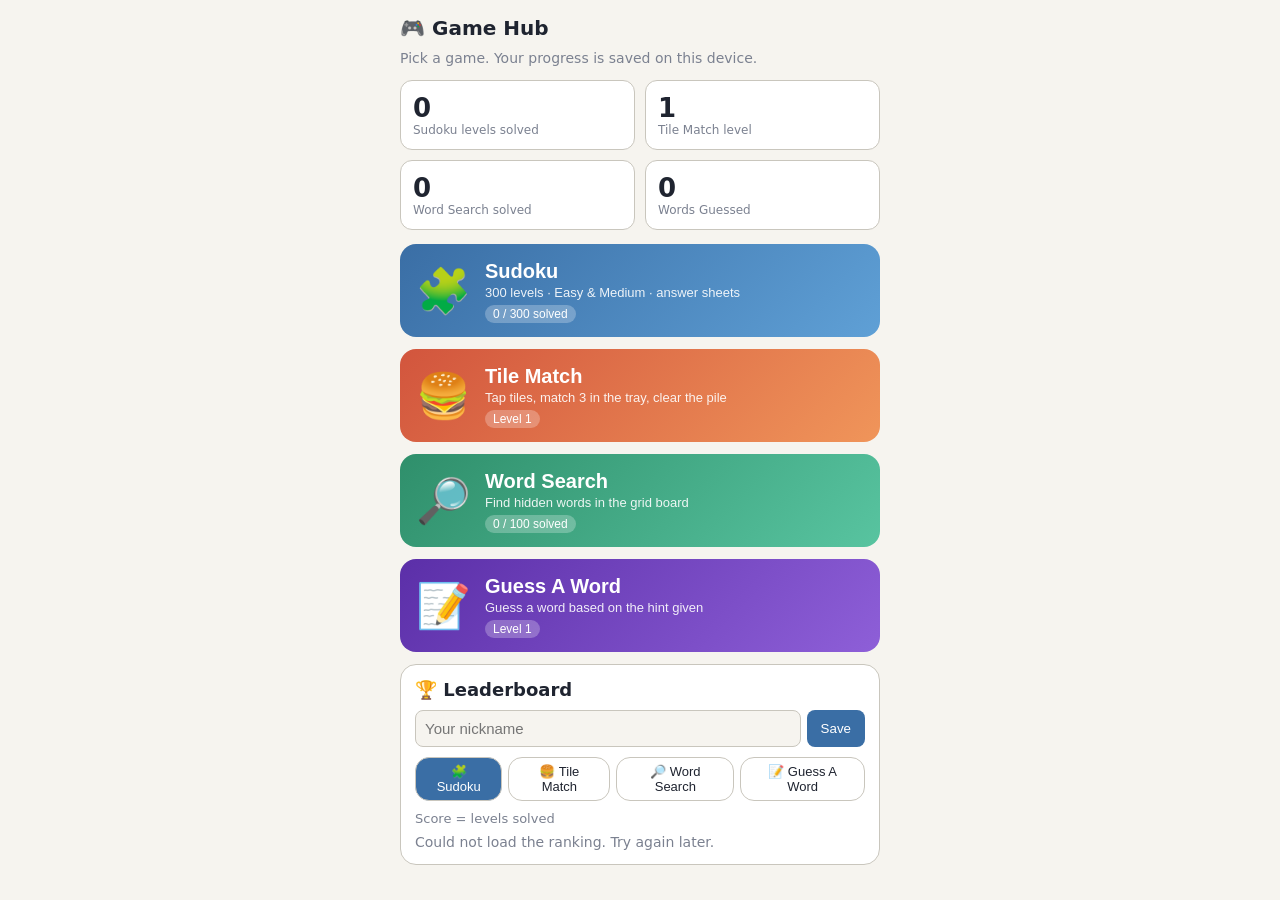
<file: index.html>
<!doctype html>
<html lang="en">
  <head>
    <meta charset="utf-8" />
    <meta
      name="viewport"
      content="width=device-width, initial-scale=1, viewport-fit=cover"
    />
    <title>Game Hub</title>
    <link rel="stylesheet" href="style.css" />
  </head>
  <body>
    <main id="home" class="view">
      <h1>🎮 Game Hub</h1>
      <p class="h-sub">Pick a game. Your progress is saved on this device.</p>
      <div id="h_warn" class="h-warn hide">
        ⚠️ Your browser is blocking storage, so progress and scores cannot be
        saved. Open this page in Chrome or Safari (not inside another app) and
        turn off private mode.
      </div>
      <div class="h-stats">
        <div><b id="hs1">0</b><span>Sudoku levels solved</span></div>
        <div><b id="hs2">1</b><span>Tile Match level</span></div>
        <div><b id="hs3">0</b><span>Word Search solved</span></div>
        <div><b id="hs4">0</b><span>Words Guessed</span></div>
      </div>
      <button
        class="h-card"
        data-go="sudoku"
        style="--g1: #3a6ea5; --g2: #5fa0d6"
      >
        <span class="h-ic">🧩</span
        ><span
          ><strong>Sudoku</strong
          ><em>300 levels · Easy &amp; Medium · answer sheets</em
          ><i id="hp1">0 / 300 solved</i></span
        >
      </button>
      <button
        class="h-card"
        data-go="tile"
        style="--g1: #d2553d; --g2: #f0955a"
      >
        <span class="h-ic">🍔</span
        ><span
          ><strong>Tile Match</strong
          ><em>Tap tiles, match 3 in the tray, clear the pile</em
          ><i id="hp2">Level 1</i></span
        >
      </button>
      <button
        class="h-card"
        data-go="wordsearch"
        style="--g1: #2f8f6b; --g2: #58c4a0"
      >
        <span class="h-ic">🔎</span
        ><span
          ><strong>Word Search</strong
          ><em>Find hidden words in the grid board</em
          ><i id="hp3">0 / 100 solved</i></span
        >
      </button>
      <button
        class="h-card"
        data-go="guess"
        style="--g1: #5b2fa8; --g2: #8e5fd8"
      >
        <span class="h-ic">📝</span
        ><span
          ><strong>Guess A Word</strong
          ><em>Guess a word based on the hint given</em
          ><i id="hp4">Level 1</i></span
        >
      </button>
      <section id="lb_card" class="h-lb hide">
        <h2>🏆 Leaderboard</h2>
        <div class="h-nick">
          <input
            id="lb_name"
            maxlength="15"
            placeholder="Your nickname"
            autocomplete="off"
          /><button id="lb_save">Save</button>
        </div>
        <div class="flt" id="lb_tabs">
          <button data-g="sudoku" class="on">🧩 Sudoku</button>
          <button data-g="tile">🍔 Tile Match</button>
          <button data-g="wordsearch">🔎 Word Search</button>
          <button data-g="guess">📝 Guess A Word</button>
        </div>
        <div class="legend" id="lb_unit"></div>
        <div class="lb-list" id="lb_list"></div>
      </section>
    </main>

    <!-- SUDOKU -->
    <main id="sudoku" class="view hide">
      <button class="back" data-go="home">← Games</button>
      <h1>🧩 Sudoku · 300 Levels</h1>
      <div class="tabs">
        <button data-t="play" class="on">Play</button
        ><button data-t="levels">Levels</button
        ><button data-t="answers">Answers</button>
      </div>

      <section id="play">
        <div class="bar">
          <span
            >Level <b id="lvn">1</b>
            <span id="lvb" class="badge b">Easy</span></span
          ><span id="tm">0:00</span>
        </div>
        <div class="bw">
          <div id="board"></div>
          <div id="pov" class="hide">⏸ Paused<span>Tap to resume</span></div>
        </div>
        <div class="pad" id="pad"></div>
        <div class="act">
          <button id="note">✏️ Notes</button><button id="er">Erase</button
          ><button id="hint">💡 Hint</button><button id="pause">⏸ Pause</button
          ><button id="rp">🔁 Replay</button><button id="nx">Next ▶</button>
        </div>
        <div class="msg" id="msg"></div>
      </section>

      <section id="levels" class="hide">
        <div class="legend">
          <span style="color: var(--beg)">■</span> Easy &nbsp;
          <span style="color: var(--int)">■</span> Medium &nbsp; ✓ = solved
        </div>
        <div class="lv" id="lv"></div>
      </section>

      <section id="answers" class="hide">
        <div class="flt" id="flt">
          <button data-f="all" class="on">All</button
          ><button data-f="b">Easy</button><button data-f="i">Medium</button>
        </div>
        <div class="ans" id="ans"></div>
        <div class="msg" id="ansmsg"></div>
      </section>
    </main>

    <!-- TILE MATCH -->
    <main id="tile" class="view hide">
      <button class="back" data-go="home">← Games</button>
      <div class="t-top">
        <span>Level <b id="t_lvl">1</b></span
        ><button id="t_snd" class="t-snd" aria-label="Sound on or off">
          🔊</button
        ><span id="t_left"></span>
      </div>
      <div class="t-wrap">
        <div class="t-board" id="t_board"></div>
        <div class="t-ov hide" id="t_ov">
          <div id="t_ovt"></div>
          <div id="t_ovs" class="t-ovs"></div>
          <button id="t_ovb"></button>
        </div>
      </div>
      <div class="t-tray" id="t_tray"></div>
      <div class="t-pw">
        <button id="t_undo"></button><button id="t_shuf"></button
        ><button id="t_out"></button><button id="t_rst">🔄 Restart</button>
      </div>
    </main>

    <main id="wordsearch" class="view hide">
      <button class="back" data-go="home">← Games</button>
      <h1>🔎 Word Search</h1>
      <div class="ws-tabs">
        <button data-w="play" class="on">Play</button
        ><button data-w="list">Puzzles</button>
      </div>
      <section id="ws_play">
        <div class="bar">
          <b id="ws_title">Puzzle 1</b><span id="ws_found">0 / 0</span
          ><span id="ws_tm">0:00</span>
        </div>
        <div class="ws-grid" id="ws_grid"></div>
        <div class="ws-words" id="ws_words"></div>
        <div class="ws-act">
          <button id="ws_hint">💡 Hint</button
          ><button id="ws_rp">🔁 Restart</button
          ><button id="ws_nx">Next ▶</button>
        </div>
        <div class="msg" id="ws_msg"></div>
      </section>
      <section id="ws_list" class="hide">
        <div class="legend">✓ = solved</div>
        <div class="lv" id="ws_lv"></div>
      </section>
    </main>

    <!-- GUESS A WORD -->
    <main id="guess" class="view hide">
      <button class="back" data-go="home">← Games</button>

      <div class="wrapper">
        <h1>📝 Guess the Word</h1>

        <div class="content">
          <p class="gw-instructions">
            Guess the hidden word one letter at a time. NOT ALLOWED TO GOOGLE!
          </p>

          <input
            type="text"
            class="typing-input"
            maxlength="1"
            autocomplete="off"
            aria-label="Enter a letter"
          />

          <p class="gw-category">Category: <b></b></p>

          <div class="inputs"></div>

          <div class="details">
            <button type="button" class="hint-btn" disabled>
              💡 Hint (unlocks at 2 lives left)
            </button>
            <p class="hint hide">Hint: <span></span></p>
            <p class="guess-left">Lives left: <span></span></p>
            <p class="wrong-letter">Wrong letters: <span></span></p>
          </div>

          <p class="gw-message" aria-live="polite"></p>

          <button class="reset-btn">New Word</button>
        </div>
      </div>
    </main>

    <script src="sudoku.js"></script>
    <script src="tile.js"></script>
    <script src="wordsearch.js"></script>
    <script src="word.js"></script>
    <script src="guessword.js"></script>
    <script src="leaderboard.js"></script>
    <script src="hub.js"></script>
  </body>
</html>
</file>
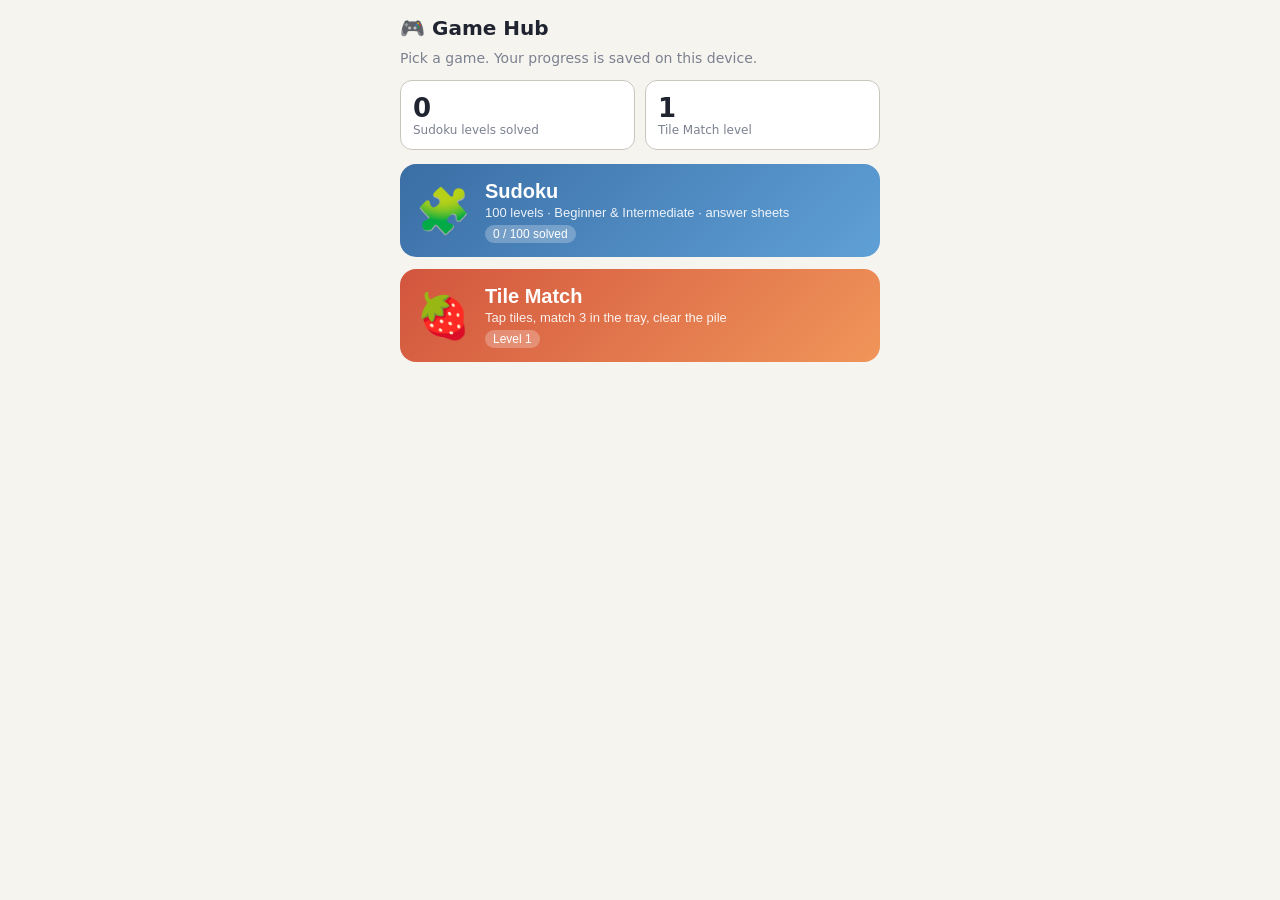
<file: index2.html>
<!doctype html>
<html lang="en">
  <head>
    <meta charset="utf-8" />
    <meta
      name="viewport"
      content="width=device-width, initial-scale=1, viewport-fit=cover"
    />
    <title>Game Hub</title>
    <link rel="stylesheet" href="style.css" />
  </head>
  <body>
    <main id="home" class="view">
      <h1>🎮 Game Hub</h1>
      <p class="h-sub">Pick a game. Your progress is saved on this device.</p>
      <div class="h-stats">
        <div><b id="hs1">0</b><span>Sudoku levels solved</span></div>
        <div><b id="hs2">1</b><span>Tile Match level</span></div>
      </div>
      <button
        class="h-card"
        data-go="sudoku"
        style="--g1: #3a6ea5; --g2: #5fa0d6"
      >
        <span class="h-ic">🧩</span
        ><span
          ><strong>Sudoku</strong
          ><em>100 levels · Beginner &amp; Intermediate · answer sheets</em
          ><i id="hp1">0 / 100 solved</i></span
        >
      </button>
      <button
        class="h-card"
        data-go="tile"
        style="--g1: #d2553d; --g2: #f0955a"
      >
        <span class="h-ic">🍓</span
        ><span
          ><strong>Tile Match</strong
          ><em>Tap tiles, match 3 in the tray, clear the pile</em
          ><i id="hp2">Level 1</i></span
        >
      </button>
    </main>
    <main id="sudoku" class="view hide">
      <button class="back" data-go="home">← Games</button>
      <h1>🧩 Sudoku · 100 Levels</h1>
      <div class="tabs">
        <button data-t="play" class="on">Play</button
        ><button data-t="levels">Levels</button
        ><button data-t="answers">Answers</button>
      </div>

      <section id="play">
        <div class="bar">
          <span
            >Level <b id="lvn">1</b>
            <span id="lvb" class="badge b">Beginner</span></span
          ><span id="tm">0:00</span>
        </div>
        <div id="board"></div>
        <div class="pad" id="pad"></div>
        <div class="act">
          <button id="note">✏️ Notes</button><button id="er">Erase</button
          ><button id="hint">💡 Hint</button><button id="nx">Next ▶</button>
        </div>
        <div class="msg" id="msg"></div>
      </section>

      <section id="levels" class="hide">
        <div class="legend">
          <span style="color: var(--beg)">■</span> Beginner &nbsp;
          <span style="color: var(--int)">■</span> Intermediate &nbsp; ✓ =
          solved
        </div>
        <div class="lv" id="lv"></div>
      </section>

      <section id="answers" class="hide">
        <div class="flt" id="flt">
          <button data-f="all" class="on">All</button
          ><button data-f="b">Beginner</button
          ><button data-f="i">Intermediate</button>
        </div>
        <div class="ans" id="ans"></div>
        <div class="msg" id="ansmsg"></div>
      </section>
    </main>
    <main id="tile" class="view hide">
      <button class="back" data-go="home">← Games</button>
      <div class="t-top">
        <span>Level <b id="t_lvl">1</b></span
        ><span id="t_left"></span>
      </div>
      <div class="t-wrap">
        <div class="t-board" id="t_board"></div>
        <div class="t-ov hide" id="t_ov">
          <div id="t_ovt"></div>
          <button id="t_ovb"></button>
        </div>
      </div>
      <div class="t-tray" id="t_tray"></div>
      <div class="t-pw">
        <button id="t_undo"></button><button id="t_shuf"></button
        ><button id="t_out"></button><button id="t_rst">🔄 Restart</button>
      </div>
    </main>
    <script src="sudoku.js"></script>
    <script src="tile.js"></script>
    <script src="hub.js"></script>
  </body>
</html>
</file>
<file: style.css>
:root {
  --bg: #f6f4ef;
  --card: #fff;
  --ink: #1f2430;
  --mute: #7b8190;
  --line: #c9c6bd;
  --thick: #1f2430;
  --acc: #3a6ea5;
  --sel: #cfe2f7;
  --peer: #eaf1f8;
  --same: #f8e3a6;
  --err: #f4b6b6;
  --user: #2b5fa3;
  --beg: #3f8f5b;
  --int: #c77a1e;
  box-sizing: border-box;
  padding-top: env(safe-area-inset-top, 0px);
  padding-bottom: env(safe-area-inset-bottom, 0px);
}
@media (prefers-color-scheme: dark) {
  :root:not([data-theme="light"]) {
    --bg: #15181e;
    --card: #1e222b;
    --ink: #e8eaf0;
    --mute: #8f96a6;
    --line: #3a4050;
    --thick: #aab2c5;
    --acc: #6fa4dd;
    --sel: #2c4666;
    --peer: #252c3a;
    --same: #5a4a1c;
    --err: #6b2b2b;
    --user: #8ab8ee;
    --beg: #5cc07f;
    --int: #e69a45;
  }
}
:root[data-theme="dark"] {
  --bg: #15181e;
  --card: #1e222b;
  --ink: #e8eaf0;
  --mute: #8f96a6;
  --line: #3a4050;
  --thick: #aab2c5;
  --acc: #6fa4dd;
  --sel: #2c4666;
  --peer: #252c3a;
  --same: #5a4a1c;
  --err: #6b2b2b;
  --user: #8ab8ee;
  --beg: #5cc07f;
  --int: #e69a45;
}
html {
  scroll-padding-top: env(safe-area-inset-top, 0px);
}
body {
  margin: 0;
  background: var(--bg);
  color: var(--ink);
  font-family:
    system-ui,
    -apple-system,
    "Segoe UI",
    sans-serif;
}
main {
  max-width: 480px;
  margin: 0 auto;
  padding: 12px;
}
h1 {
  font-size: 20px;
  margin: 4px 0 10px;
}
.tabs {
  display: flex;
  gap: 6px;
  margin-bottom: 12px;
}
.tabs button {
  flex: 1;
  padding: 9px;
  border: 1px solid var(--line);
  background: var(--card);
  color: var(--ink);
  border-radius: 8px;
  font-size: 14px;
  cursor: pointer;
}
.tabs button.on {
  background: var(--acc);
  color: #fff;
  border-color: var(--acc);
}
.bar {
  display: flex;
  justify-content: space-between;
  align-items: center;
  margin-bottom: 8px;
  font-size: 14px;
}
.badge {
  padding: 2px 8px;
  border-radius: 10px;
  color: #fff;
  font-size: 12px;
}
.b {
  background: var(--beg);
}
.i {
  background: var(--int);
}
#board {
  display: grid;
  grid-template-columns: repeat(9, 1fr);
  width: 100%;
  aspect-ratio: 1;
  border: 2px solid var(--thick);
  background: var(--card);
  user-select: none;
}
.c {
  position: relative;
  display: flex;
  align-items: center;
  justify-content: center;
  font-size: clamp(16px, 5.4vw, 26px);
  border: 1px solid var(--line);
  cursor: pointer;
  min-width: 0;
}
.c:nth-child(9n + 3),
.c:nth-child(9n + 6) {
  border-right: 2px solid var(--thick);
}
.c:nth-child(n + 19):nth-child(-n + 27),
.c:nth-child(n + 46):nth-child(-n + 54) {
  border-bottom: 2px solid var(--thick);
}
.c.p {
  background: var(--peer);
}
.c.s2 {
  background: var(--same);
}
.c.sel {
  background: var(--sel);
}
.c.e {
  background: var(--err);
}
.c.g {
  font-weight: 700;
}
.c.u {
  color: var(--user);
}
.n {
  position: absolute;
  inset: 0;
  display: grid;
  grid-template-columns: repeat(3, 1fr);
  font-size: clamp(7px, 2.2vw, 11px);
  color: var(--mute);
  text-align: center;
  line-height: 1.5;
}
.pad {
  display: grid;
  grid-template-columns: repeat(9, 1fr);
  gap: 4px;
  margin-top: 10px;
}
.pad button,
.act button {
  padding: 10px 0;
  border: 1px solid var(--line);
  background: var(--card);
  color: var(--ink);
  border-radius: 8px;
  font-size: 18px;
  cursor: pointer;
}
.act {
  display: grid;
  grid-template-columns: repeat(3, 1fr);
  gap: 4px;
  margin-top: 6px;
}
.bw {
  position: relative;
}
#pov {
  position: absolute;
  inset: 0;
  display: flex;
  flex-direction: column;
  align-items: center;
  justify-content: center;
  gap: 6px;
  background: var(--card);
  border: 2px solid var(--thick);
  font-size: 22px;
  font-weight: 700;
  cursor: pointer;
  z-index: 5;
}
#pov span {
  font-size: 13px;
  font-weight: 400;
  color: var(--mute);
}
.act button {
  font-size: 13px;
}
.act button.on {
  background: var(--acc);
  color: #fff;
}
.msg {
  min-height: 22px;
  margin-top: 8px;
  text-align: center;
  font-size: 14px;
  color: var(--mute);
}
.lv {
  display: grid;
  grid-template-columns: repeat(5, 1fr);
  gap: 6px;
}
.lv button {
  padding: 10px 0;
  border: 2px solid var(--line);
  background: var(--card);
  color: var(--ink);
  border-radius: 8px;
  cursor: pointer;
  font-size: 14px;
}
.lv button.b {
  border-color: var(--beg);
  color: var(--ink);
  background: var(--card);
}
.lv button.i {
  border-color: var(--int);
  background: var(--card);
}
.lv button.d {
  opacity: 0.55;
}
.lv button.cur {
  outline: 3px solid var(--acc);
}
.legend {
  font-size: 13px;
  color: var(--mute);
  margin-bottom: 8px;
}
.flt {
  display: flex;
  gap: 6px;
  margin-bottom: 10px;
}
.flt button {
  padding: 6px 12px;
  border: 1px solid var(--line);
  background: var(--card);
  color: var(--ink);
  border-radius: 14px;
  cursor: pointer;
  font-size: 13px;
}
.flt button.on {
  background: var(--acc);
  color: #fff;
}
.ans {
  display: grid;
  grid-template-columns: repeat(2, 1fr);
  gap: 10px;
}
.ac {
  background: var(--card);
  border: 1px solid var(--line);
  border-radius: 8px;
  padding: 6px;
}
.ac h4 {
  margin: 0 0 4px;
  font-size: 12px;
  display: flex;
  justify-content: space-between;
}
.ac table {
  border-collapse: collapse;
  width: 100%;
  table-layout: fixed;
  border: 2px solid var(--thick);
}
.ac td {
  border: 1px solid var(--line);
  text-align: center;
  font-size: 11px;
  padding: 1px 0;
  color: var(--mute);
}
.ac td.g {
  color: var(--ink);
  font-weight: 700;
}
.ac td:nth-child(3n) {
  border-right: 2px solid var(--thick);
}
.ac tr:nth-child(3n) td {
  border-bottom: 2px solid var(--thick);
}
.hide {
  display: none !important;
}

.back {
  border: 1px solid var(--line);
  background: var(--card);
  color: var(--ink);
  border-radius: 8px;
  padding: 6px 12px;
  font-size: 13px;
  cursor: pointer;
  margin-bottom: 6px;
}
.h-sub {
  color: var(--mute);
  font-size: 14px;
  margin: 0 0 14px;
}
.h-stats {
  display: grid;
  grid-template-columns: 1fr 1fr;
  gap: 10px;
  margin-bottom: 14px;
}
.h-stats div {
  background: var(--card);
  border: 1px solid var(--line);
  border-radius: 12px;
  padding: 12px;
  display: flex;
  flex-direction: column;
}
.h-stats b {
  font-size: 26px;
}
.h-stats span {
  font-size: 12px;
  color: var(--mute);
}
.h-card {
  display: flex;
  align-items: center;
  gap: 14px;
  width: 100%;
  margin-bottom: 12px;
  padding: 16px;
  border: 0;
  border-radius: 16px;
  color: #fff;
  text-align: left;
  cursor: pointer;
  background: linear-gradient(135deg, var(--g1), var(--g2));
}
.h-ic {
  font-size: 44px;
}
.h-card strong {
  display: block;
  font-size: 20px;
}
.h-card em {
  display: block;
  font-style: normal;
  font-size: 13px;
  opacity: 0.9;
  margin: 2px 0 6px;
}
.h-card i {
  font-style: normal;
  font-size: 12px;
  background: rgba(255, 255, 255, 0.25);
  padding: 2px 8px;
  border-radius: 10px;
}
.t-top {
  display: flex;
  justify-content: space-between;
  align-items: center;
  margin-bottom: 8px;
  font-size: 14px;
}
.t-wrap {
  position: relative;
}
.t-board {
  position: relative;
  width: 100%;
  aspect-ratio: 6/7;
  container-type: inline-size;
  background: var(--peer);
  border-radius: 14px;
  overflow: hidden;
}
.t-tile {
  position: absolute;
  width: 16.667%;
  height: 14.286%;
  padding: 0.6%;
  box-sizing: border-box;
  cursor: pointer;
}
.t-face {
  width: 100%;
  height: 100%;
  display: flex;
  align-items: center;
  justify-content: center;
  background: var(--card);
  border: 2px solid var(--line);
  border-bottom-width: 4px;
  border-radius: 10px;
  box-sizing: border-box;
  font-size: var(--fs, 9cqw);
  line-height: 1;
}
.t-tile.blk {
  pointer-events: none;
}
.t-tile.blk .t-face {
  filter: brightness(0.5);
}
.t-tray {
  display: grid;
  grid-template-columns: repeat(7, 1fr);
  gap: 4px;
  margin-top: 10px;
  padding: 6px;
  background: var(--peer);
  border: 2px solid var(--thick);
  border-radius: 12px;
  container-type: inline-size;
}
.t-slot {
  aspect-ratio: 1;
  border-radius: 8px;
  background: var(--bg);
  padding: 2px;
  box-sizing: border-box;
}
.t-tray .t-face {
  font-size: 8cqw;
}
.t-face.pop {
  animation: tp 0.25s forwards;
}
@keyframes tp {
  to {
    transform: scale(0);
    opacity: 0;
  }
}
.t-pw {
  display: grid;
  grid-template-columns: repeat(4, 1fr);
  gap: 4px;
  margin-top: 8px;
}
.t-pw button,
.t-ov button {
  padding: 10px 4px;
  border: 1px solid var(--line);
  background: var(--card);
  color: var(--ink);
  border-radius: 8px;
  font-size: 13px;
  cursor: pointer;
}
.t-ov {
  position: absolute;
  inset: 0;
  display: flex;
  flex-direction: column;
  align-items: center;
  justify-content: center;
  gap: 12px;
  background: rgba(0, 0, 0, 0.65);
  color: #fff;
  font-size: 22px;
  font-weight: 700;
  text-align: center;
  z-index: 99;
  border-radius: 14px;
}
.t-ov button {
  font-size: 16px;
  padding: 10px 20px;
  background: var(--acc);
  color: #fff;
  border-color: var(--acc);
}
.h-lb {
  background: var(--card);
  border: 1px solid var(--line);
  border-radius: 16px;
  padding: 14px;
}
.h-lb h2 {
  font-size: 18px;
  margin: 0 0 10px;
}
.h-nick {
  display: flex;
  gap: 6px;
  margin-bottom: 10px;
}
.h-nick input {
  flex: 1;
  min-width: 0;
  padding: 9px;
  border: 1px solid var(--line);
  border-radius: 8px;
  background: var(--bg);
  color: var(--ink);
  font-size: 15px;
}
.h-nick button {
  padding: 9px 14px;
  border: 0;
  border-radius: 8px;
  background: var(--acc);
  color: #fff;
  cursor: pointer;
}
.lb-list {
  font-size: 14px;
  color: var(--mute);
}
.lb-row {
  display: grid;
  grid-template-columns: 36px 1fr auto;
  gap: 6px;
  align-items: center;
  padding: 7px 4px;
  border-bottom: 1px solid var(--line);
  color: var(--ink);
}
.lb-row.me {
  background: var(--sel);
  border-radius: 6px;
  font-weight: 600;
}
.h-warn {
  background: var(--err);
  color: var(--ink);
  border-radius: 10px;
  padding: 10px 12px;
  font-size: 13px;
  margin-bottom: 12px;
}
.t-ovs {
  font-size: 13px;
  font-weight: 400;
  opacity: 0.9;
  padding: 0 12px;
}
.t-dep {
  position: absolute;
  left: 4%;
  right: 4%;
  bottom: calc(100% - 3px);
  height: calc(var(--n) * 2.5px);
  background: repeating-linear-gradient(
    to top,
    var(--thick) 0 1px,
    var(--line) 1px 2.5px
  );
  border-radius: 3px 3px 0 0;
  opacity: 0.85;
  pointer-events: none;
}
.t-snd {
  border: 1px solid var(--line);
  background: var(--card);
  color: var(--ink);
  border-radius: 8px;
  padding: 2px 12px;
  font-size: 15px;
  cursor: pointer;
}

/* ========================================
   GUESS A WORD
   ======================================== */

/* Guess a Word colour theme (purple) */
#guess {
  --gw1: #5b2fa8;
  --gw2: #8e5fd8;
  --gw-hit: rgba(142, 95, 216, 0.25);
  --gw-text: #7a4cc7; /* purple for text, readable on a light background */
}

@media (prefers-color-scheme: dark) {
  :root:not([data-theme="light"]) #guess {
    --gw-text: #b794f4;
  }
}

:root[data-theme="dark"] #guess {
  --gw-text: #b794f4;
}

#guess .wrapper {
  margin: 8px 0 20px;
  background: var(--card);
  color: var(--ink);
  border: 1px solid var(--line);
  border-radius: 16px;
  overflow: hidden;
}

#guess .wrapper h1 {
  margin: 0;
  padding: 16px 12px;
  background: linear-gradient(135deg, var(--gw1), var(--gw2));
  color: #fff;
  font-size: 20px;
  font-weight: 700;
  text-align: center;
}

#guess .wrapper .content {
  padding: 18px 16px 20px;
}

#guess .gw-instructions {
  margin: 0 0 14px;
  color: var(--mute);
  font-size: 13px;
  text-align: center;
}

#guess .typing-input {
  position: absolute;
  z-index: -999;
  width: 1px;
  height: 1px;
  opacity: 0;
  pointer-events: none;
}

#guess .gw-category {
  margin: 0 0 4px;
  color: var(--mute);
  font-size: 13px;
  text-align: center;
}

#guess .gw-category b {
  display: inline-block;
  margin-left: 4px;
  padding: 3px 12px;
  border-radius: 12px;
  background: var(--gw-hit);
  color: var(--gw-text);
  font-size: 14px;
}

#guess .inputs {
  display: flex;
  flex-wrap: wrap;
  justify-content: center;
  gap: 6px;
  margin: 16px 0 20px;
  cursor: pointer;
}

#guess .inputs input {
  width: clamp(26px, 8vw, 40px);
  height: 48px;
  padding: 0;
  border: 2px solid var(--line);
  border-bottom-width: 4px;
  border-radius: 10px;
  background: var(--bg);
  color: var(--ink);
  text-align: center;
  text-transform: uppercase;
  font-size: 21px;
  font-weight: 700;
  pointer-events: none;
  transition:
    background 0.15s ease,
    border-color 0.15s ease;
}

#guess .inputs input.hit {
  background: var(--gw-hit);
  border-color: var(--gw2);
  animation: gw-pop 0.25s ease;
}

#guess .inputs input.miss {
  background: rgba(200, 70, 60, 0.2);
  border-color: #c8463c;
}

@keyframes gw-pop {
  50% {
    transform: scale(1.12);
  }
}

#guess .details {
  display: grid;
  gap: 8px;
  margin: 0 0 14px;
  overflow-wrap: anywhere;
}

#guess .details p {
  display: flex;
  flex-wrap: wrap;
  align-items: center;
  gap: 6px;
  margin: 0;
  padding: 10px 12px;
  border-radius: 10px;
  background: var(--bg);
  color: var(--mute);
  font-size: 14px;
  line-height: 1.4;
}

#guess .details p span {
  color: var(--ink);
  font-weight: 600;
}

#guess .hint-btn {
  padding: 10px 12px;
  border: 2px dashed var(--line);
  border-radius: 10px;
  background: var(--bg);
  color: var(--ink);
  font-size: 14px;
  font-weight: 600;
  cursor: pointer;
}

#guess .hint-btn:hover:not(:disabled) {
  border-color: var(--gw2);
}

#guess .hint-btn:not(:disabled) {
  border-color: var(--gw2);
  color: var(--gw-text);
}

#guess .hint-btn:disabled {
  border-color: var(--line);
  background: var(--bg);
  color: var(--mute);
  opacity: 0.7;
  cursor: not-allowed;
}

#guess .gw-chip {
  padding: 1px 8px;
  border-radius: 10px;
  background: rgba(200, 70, 60, 0.2);
  color: var(--ink);
  font-size: 13px;
}

#guess .gw-message {
  min-height: 22px;
  margin: 0 0 12px;
  color: var(--mute);
  text-align: center;
  font-size: 14px;
  font-weight: 600;
}

#guess .gw-message.ok {
  color: var(--gw-text);
}

#guess .gw-message.bad {
  color: #d9534f;
}

#guess .reset-btn {
  width: 100%;
  padding: 13px 12px;
  border: 0;
  border-radius: 12px;
  background: linear-gradient(135deg, var(--gw1), var(--gw2));
  color: #fff;
  font-size: 16px;
  font-weight: 700;
  cursor: pointer;
}

#guess .reset-btn:hover {
  filter: brightness(1.08);
}

#guess .hint-btn:focus-visible,
#guess .reset-btn:focus-visible,
#guess .back:focus-visible {
  outline: 3px solid var(--acc);
  outline-offset: 3px;
}

@media (max-width: 360px) {
  #guess .wrapper .content {
    padding-right: 10px;
    padding-left: 10px;
  }

  #guess .inputs {
    gap: 3px;
  }

  #guess .inputs input {
    width: 25px;
    height: 40px;
    font-size: 17px;
  }
}

/* ========================================
   WORD SEARCH
   ======================================== */

.ws-tabs {
  display: flex;
  gap: 6px;
  margin-bottom: 12px;
}
.ws-tabs button {
  flex: 1;
  padding: 9px;
  border: 1px solid var(--line);
  background: var(--card);
  color: var(--ink);
  border-radius: 8px;
  font-size: 14px;
  cursor: pointer;
}
.ws-tabs button.on {
  background: var(--acc);
  color: #fff;
  border-color: var(--acc);
}
.ws-grid {
  display: grid;
  grid-template-columns: repeat(16, 1fr);
  aspect-ratio: 16 / 14;
  background: var(--card);
  border: 2px solid var(--thick);
  border-radius: 8px;
  overflow: hidden;
  user-select: none;
  -webkit-user-select: none;
  -webkit-touch-callout: none;
  touch-action: none;
}
.ws-c {
  display: flex;
  align-items: center;
  justify-content: center;
  font-weight: 700;
  font-size: clamp(11px, 3.5vw, 19px);
  min-width: 0;
  cursor: pointer;
}
.ws-c.ws-s {
  box-shadow: inset 0 0 0 2px var(--acc);
  background: var(--sel);
}
.ws-c.ws-p {
  box-shadow: inset 0 0 0 2px var(--acc);
}
.ws-c.ws-h {
  background: var(--same) !important;
}
.ws-words {
  display: flex;
  flex-wrap: wrap;
  gap: 4px;
  margin-top: 10px;
}
.ws-w {
  padding: 2px 8px;
  border: 1px solid var(--line);
  border-radius: 12px;
  font-size: 12px;
  background: var(--card);
}
.ws-w.f {
  text-decoration: line-through;
  opacity: 0.5;
}
.ws-act {
  display: grid;
  grid-template-columns: repeat(3, 1fr);
  gap: 4px;
  margin-top: 10px;
}
.ws-act button {
  padding: 10px 0;
  border: 1px solid var(--line);
  background: var(--card);
  color: var(--ink);
  border-radius: 8px;
  font-size: 13px;
  cursor: pointer;
}
</file>
